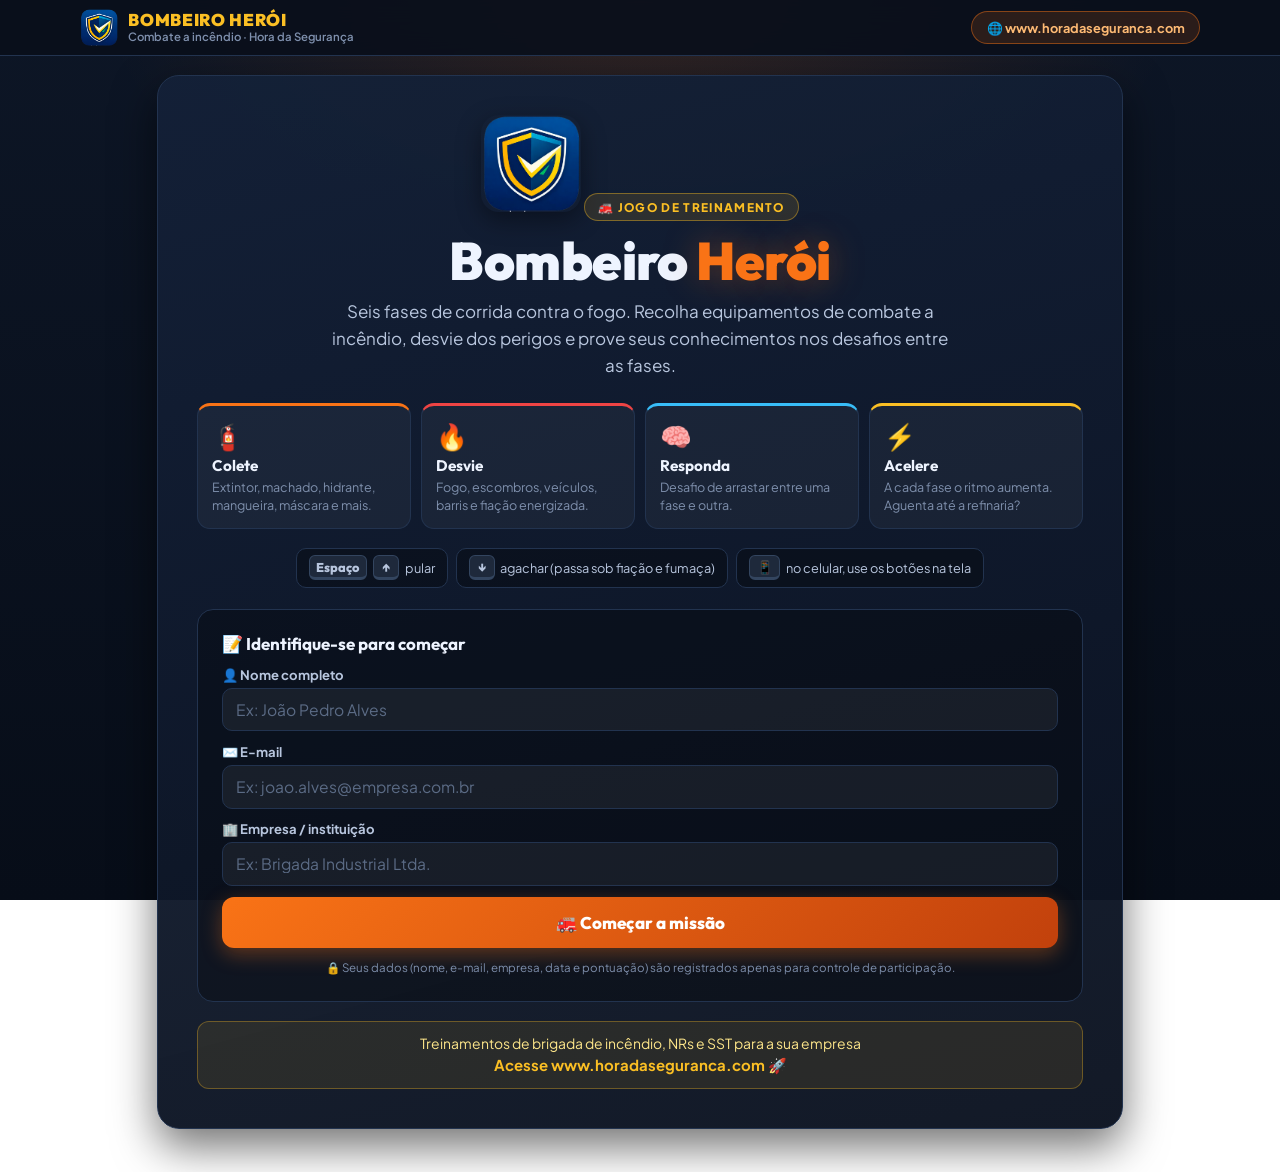
<file: index.html>
<!DOCTYPE html>
<html lang="pt-BR">
<head>
    <meta charset="UTF-8">
    <meta name="viewport" content="width=device-width, initial-scale=1.0, viewport-fit=cover">
    <title>Bombeiro Herói | Jogo de Combate a Incêndio — Hora da Segurança</title>
    <meta name="description" content="Jogo de plataforma em 6 fases: colete extintores, machados e hidrantes, desvie do fogo e dos escombros e responda aos desafios entre as fases. www.horadaseguranca.com">
    <meta name="theme-color" content="#0b1220">
    <link rel="icon" type="image/png" href="logo.png">

    <link rel="preconnect" href="https://fonts.googleapis.com">
    <link rel="preconnect" href="https://fonts.gstatic.com" crossorigin>
    <link href="https://fonts.googleapis.com/css2?family=Outfit:wght@400;600;700;800;900&family=Plus+Jakarta+Sans:wght@400;500;600;700&display=swap" rel="stylesheet">
    <link rel="stylesheet" href="style.css">
</head>
<body>

    <!-- CABEÇALHO -->
    <header class="app-header">
        <div class="header-container">
            <a class="brand-box" href="https://www.horadaseguranca.com" target="_blank" rel="noopener noreferrer" title="Acessar www.horadaseguranca.com">
                <img src="logo.png" alt="Logo Hora da Segurança" class="header-logo">
                <span class="brand-text">
                    <span class="brand-title">BOMBEIRO HERÓI</span>
                    <span class="brand-tagline">Combate a incêndio · Hora da Segurança</span>
                </span>
            </a>
            <a href="https://www.horadaseguranca.com" target="_blank" rel="noopener noreferrer" class="site-link-btn">
                🌐 www.horadaseguranca.com
            </a>
        </div>
    </header>

    <main class="main-content">

        <!-- ============ TELA: CADASTRO ============ -->
        <section id="screen-welcome" class="screen active">
            <div class="hero-card">
                <a href="https://www.horadaseguranca.com" target="_blank" rel="noopener noreferrer" class="hero-logo-link">
                    <img src="logo.png" alt="Logo Oficial Hora da Segurança" class="hero-logo-img">
                </a>

                <span class="hero-eyebrow">🚒 Jogo de treinamento</span>
                <h1 class="hero-title">Bombeiro <mark>Herói</mark></h1>
                <p class="hero-subtitle">
                    Seis fases de corrida contra o fogo. Recolha equipamentos de combate a incêndio,
                    desvie dos perigos e prove seus conhecimentos nos desafios entre as fases.
                </p>

                <div class="how-grid">
                    <div class="how-card">
                        <span class="how-ico">🧯</span>
                        <strong>Colete</strong>
                        <p>Extintor, machado, hidrante, mangueira, máscara e mais.</p>
                    </div>
                    <div class="how-card">
                        <span class="how-ico">🔥</span>
                        <strong>Desvie</strong>
                        <p>Fogo, escombros, veículos, barris e fiação energizada.</p>
                    </div>
                    <div class="how-card">
                        <span class="how-ico">🧠</span>
                        <strong>Responda</strong>
                        <p>Desafio de arrastar entre uma fase e outra.</p>
                    </div>
                    <div class="how-card">
                        <span class="how-ico">⚡</span>
                        <strong>Acelere</strong>
                        <p>A cada fase o ritmo aumenta. Aguenta até a refinaria?</p>
                    </div>
                </div>

                <div class="controls-hint">
                    <div class="ch-item"><span class="key">Espaço</span><span class="key">↑</span><span>pular</span></div>
                    <div class="ch-item"><span class="key">↓</span><span>agachar (passa sob fiação e fumaça)</span></div>
                    <div class="ch-item"><span class="key">📱</span><span>no celular, use os botões na tela</span></div>
                </div>

                <form id="form-register" class="setup-box" novalidate>
                    <h3>📝 Identifique-se para começar</h3>

                    <div class="input-group">
                        <label for="reg-name">👤 Nome completo</label>
                        <input type="text" id="reg-name" placeholder="Ex: João Pedro Alves" autocomplete="name" maxlength="60">
                    </div>
                    <div class="input-group">
                        <label for="reg-email">✉️ E-mail</label>
                        <input type="email" id="reg-email" placeholder="Ex: joao.alves@empresa.com.br" autocomplete="email" maxlength="100">
                    </div>
                    <div class="input-group">
                        <label for="reg-company">🏢 Empresa / instituição</label>
                        <input type="text" id="reg-company" placeholder="Ex: Brigada Industrial Ltda." autocomplete="organization" maxlength="80">
                    </div>

                    <div id="setup-error" class="setup-error hidden"></div>

                    <button type="submit" class="btn btn-primary btn-lg btn-block">🚒 Começar a missão</button>

                    <p class="privacy-note">🔒 Seus dados (nome, e-mail, empresa, data e pontuação) são registrados apenas para controle de participação.</p>
                </form>

                <a class="marketing-banner" href="https://www.horadaseguranca.com" target="_blank" rel="noopener noreferrer">
                    <span>Treinamentos de brigada de incêndio, NRs e SST para a sua empresa</span>
                    <strong>Acesse www.horadaseguranca.com 🚀</strong>
                </a>
            </div>
        </section>


        <!-- ============ TELA: BRIEFING DA FASE ============ -->
        <section id="screen-briefing" class="screen">
            <div class="briefing-card">
                <div class="brief-badge" id="brief-badge">FASE 1 DE 6</div>
                <div class="brief-ico" id="brief-ico">🚒</div>
                <h2 class="brief-title" id="brief-title">Rua Residencial</h2>
                <p class="brief-sub" id="brief-sub">Princípio de incêndio em residência</p>
                <p class="brief-text" id="brief-text"></p>

                <div class="brief-stats">
                    <div><span id="brief-dur">40</span><small>segundos</small></div>
                    <div><span id="brief-vel">1x</span><small>ritmo</small></div>
                    <div><span id="brief-lives">❤️❤️❤️</span><small>vidas</small></div>
                </div>

                <button id="btn-start-phase" class="btn btn-primary btn-lg btn-block">▶️ Entrar em ação</button>
            </div>
        </section>


        <!-- ============ TELA: JOGO ============ -->
        <section id="screen-game" class="screen">
            <div class="game-hud">
                <div class="hud-left">
                    <span class="hud-phase" id="hud-phase">Fase 1</span>
                    <span class="hud-scene" id="hud-scene">Rua Residencial</span>
                </div>
                <div class="hud-center">
                    <div class="time-bar"><div id="time-fill" class="time-fill"></div></div>
                    <span class="hud-time"><strong id="hud-time">40</strong>s</span>
                </div>
                <div class="hud-right">
                    <span class="hud-lives" id="hud-lives">❤️❤️❤️</span>
                    <span class="hud-score"><strong id="hud-score">0</strong> pts</span>
                    <button id="btn-sound" class="btn-icon" title="Som">🔊</button>
                </div>
            </div>

            <div class="stage-wrap">
                <canvas id="game-canvas" width="900" height="540" aria-label="Área do jogo"></canvas>
                <div id="toast" class="toast hidden"></div>
                <div id="countdown" class="countdown hidden"></div>
            </div>

            <div class="touch-controls">
                <button id="btn-jump" class="tbtn tbtn-jump" aria-label="Pular" title="Pular">▲</button>
                <button id="btn-duck" class="tbtn tbtn-duck" aria-label="Agachar" title="Agachar">▼</button>
            </div>
        </section>


        <!-- ============ TELA: PUBLICIDADE ============ -->
        <section id="screen-ad" class="screen">
            <div class="ad-card" id="ad-card">
                <span class="ad-tag">Espaço publicitário</span>
                <div class="ad-brand">
                    <div class="ad-logo" id="ad-logo">PS</div>
                    <div class="ad-brand-text">
                        <strong id="ad-name">ProSeg Soluções</strong>
                        <span id="ad-segment">Revenda de EPI</span>
                    </div>
                </div>
                <p class="ad-tagline" id="ad-tagline"></p>
                <p class="ad-claim" id="ad-claim"></p>
                <div class="ad-chips" id="ad-chips"></div>
                <a id="ad-cta" class="btn btn-ad" href="https://www.horadaseguranca.com" target="_blank" rel="noopener noreferrer">Saiba mais</a>
                <p class="ad-demo-note" id="ad-demo-note"></p>
                <div class="ad-footer">
                    Espaço publicitário distribuído por
                    <a href="https://www.horadaseguranca.com" target="_blank" rel="noopener noreferrer">www.horadaseguranca.com</a>
                </div>
                <button id="btn-skip-ad" class="btn btn-ghost btn-block" disabled>Continuar em <span id="ad-count">5</span>s</button>
            </div>
        </section>


        <!-- ============ TELA: QUIZ ARRASTAR ============ -->
        <section id="screen-quiz" class="screen">
            <div class="quiz-card">
                <span class="quiz-badge">Desafio entre fases</span>
                <h2 class="quiz-title" id="quiz-title">Classes de incêndio</h2>
                <p class="quiz-text" id="quiz-text"></p>

                <div class="quiz-pool" id="quiz-pool"></div>
                <div class="quiz-targets" id="quiz-targets"></div>

                <div id="quiz-feedback" class="quiz-feedback hidden"></div>
                <button id="btn-quiz-next" class="btn btn-primary btn-lg btn-block hidden">Seguir para a próxima fase ➔</button>
                <p class="quiz-help">🖱️ Arraste os cartões · 📱 no celular, toque no item e depois no destino</p>
            </div>
        </section>


        <!-- ============ TELA: FIM ============ -->
        <section id="screen-end" class="screen">
            <div class="end-card">
                <div class="end-ico" id="end-ico">🏆</div>
                <h1 class="end-title" id="end-title">Missão cumprida!</h1>
                <p class="end-sub" id="end-sub"></p>

                <div class="end-score">
                    <span class="es-label">Pontuação final</span>
                    <div class="es-value" id="end-score">0</div>
                    <div class="es-rank" id="end-rank">—</div>
                </div>

                <div class="end-metrics">
                    <div><span id="m-phases">0</span><small>fases vencidas</small></div>
                    <div><span id="m-items">0</span><small>equipamentos</small></div>
                    <div><span id="m-dodge">0</span><small>perigos evitados</small></div>
                    <div><span id="m-quiz">0%</span><small>acerto no quiz</small></div>
                </div>

                <div class="end-actions">
                    <button id="btn-restart" class="btn btn-primary btn-lg">🔄 Jogar novamente</button>
                </div>

                <a class="end-cta" href="https://www.horadaseguranca.com" target="_blank" rel="noopener noreferrer">
                    <img src="logo.png" alt="Hora da Segurança" class="end-cta-logo">
                    <span>
                        <strong>Leve o treinamento de brigada para a sua equipe</strong>
                        Cursos de NRs, combate a incêndio e gestão preventiva — www.horadaseguranca.com ↗
                    </span>
                </a>
            </div>
        </section>

    </main>

    <script src="gameData.js"></script>
    <script src="audio.js"></script>
    <script src="sheets.js"></script>
    <script src="engine.js"></script>
    <script src="game.js"></script>
</body>
</html>
</file>
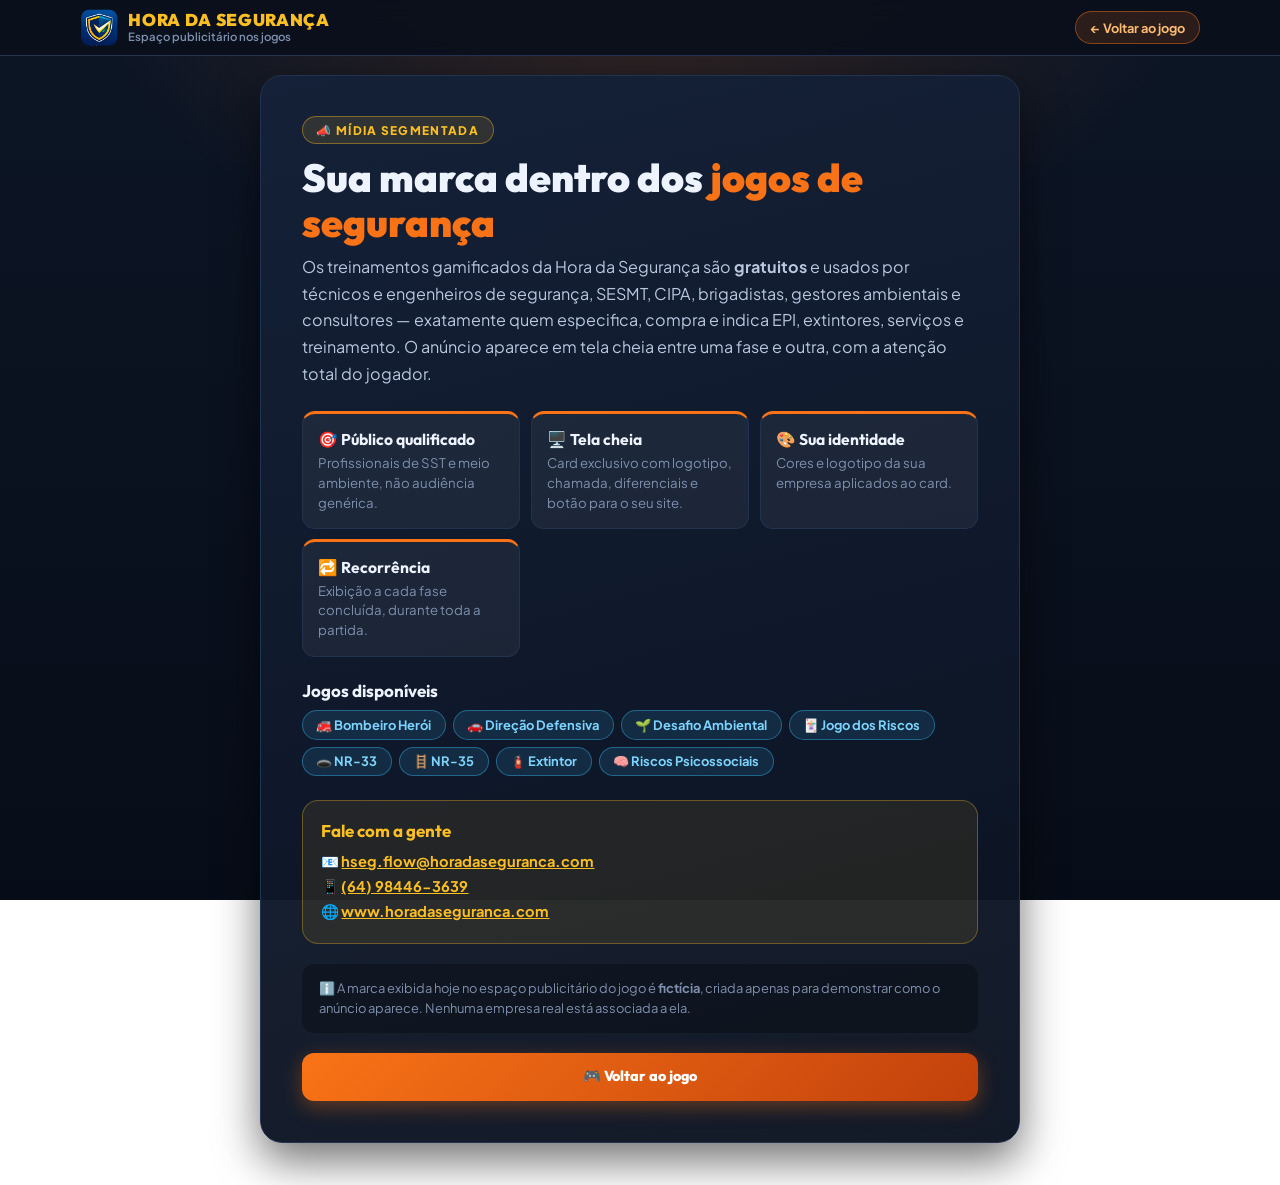
<file: anuncie.html>
<!DOCTYPE html>
<html lang="pt-BR">
<head>
    <meta charset="UTF-8">
    <meta name="viewport" content="width=device-width, initial-scale=1.0, viewport-fit=cover">
    <title>Anuncie nos jogos | Hora da Segurança</title>
    <meta name="description" content="Espaço publicitário nos jogos de treinamento em segurança do trabalho da Hora da Segurança. Sua marca diante de técnicos de segurança, SESMT, CIPA e brigadistas.">
    <meta name="theme-color" content="#0b1220">
    <link rel="icon" type="image/png" href="logo.png">
    <link rel="preconnect" href="https://fonts.googleapis.com">
    <link rel="preconnect" href="https://fonts.gstatic.com" crossorigin>
    <link href="https://fonts.googleapis.com/css2?family=Outfit:wght@400;600;700;800;900&family=Plus+Jakarta+Sans:wght@400;500;600;700&display=swap" rel="stylesheet">
    <link rel="stylesheet" href="style.css">
    <style>
        .anuncie-wrap { max-width: 760px; margin: 0 auto; }
        .anuncie-card {
            background: linear-gradient(165deg, rgba(20,33,56,0.96), rgba(11,18,32,0.97));
            border: 1px solid var(--line);
            border-radius: var(--radius-lg);
            box-shadow: var(--shadow-lg);
            padding: clamp(1.4rem, 4vw, 2.4rem);
        }
        .anuncie-card h1 {
            font-family: var(--fh); font-size: clamp(1.5rem, 5vw, 2.3rem);
            font-weight: 900; line-height: 1.15; margin-bottom: 0.5rem;
        }
        .anuncie-card h1 mark { background: none; color: var(--fire); }
        .anuncie-lead { font-size: 0.95rem; color: var(--text-soft); line-height: 1.65; margin-bottom: 1.4rem; }
        .anuncie-grid {
            display: grid; grid-template-columns: repeat(auto-fit, minmax(180px, 1fr));
            gap: 0.6rem; margin-bottom: 1.4rem;
        }
        .anuncie-item {
            background: rgba(255,255,255,0.05); border: 1px solid var(--line);
            border-top: 3px solid var(--fire); border-radius: 13px; padding: 0.9rem;
        }
        .anuncie-item strong { display: block; font-family: var(--fh); font-size: 0.92rem; margin-bottom: 0.2rem; }
        .anuncie-item p { font-size: 0.78rem; color: var(--text-mut); line-height: 1.5; }
        .anuncie-jogos { display: flex; flex-wrap: wrap; gap: 0.4rem; margin-bottom: 1.4rem; }
        .anuncie-jogos a {
            background: rgba(56,189,248,0.12); border: 1px solid rgba(56,189,248,0.4);
            color: #7dd3fc; font-size: 0.76rem; font-weight: 700;
            padding: 0.35rem 0.8rem; border-radius: 999px;
        }
        .anuncie-jogos a:hover { background: rgba(56,189,248,0.25); }
        .anuncie-contato {
            background: rgba(251,191,36,0.09); border: 1px solid rgba(251,191,36,0.32);
            border-radius: var(--radius); padding: 1.1rem; margin-bottom: 1.2rem;
        }
        .anuncie-contato h3 { font-family: var(--fh); font-size: 1rem; color: var(--gold); margin-bottom: 0.5rem; }
        .anuncie-contato p { font-size: 0.86rem; color: #fde68a; line-height: 1.7; }
        .anuncie-contato a { color: var(--gold); font-weight: 700; text-decoration: underline; }
        .anuncie-nota {
            font-size: 0.76rem; color: var(--text-mut); line-height: 1.6;
            background: rgba(0,0,0,0.28); border-radius: 12px; padding: 0.8rem 1rem; margin-bottom: 1.2rem;
        }
        .voltar { display: inline-flex; align-items: center; gap: 0.4rem; font-size: 0.85rem; }
        .aviso-aba {
            margin-top: 0.9rem; margin-bottom: 0; font-size: 0.82rem; color: #ecfdf5;
            background: rgba(34,197,94,0.22); border: 1px solid rgba(134,239,172,0.55);
        }
        .aviso-aba[hidden] { display: none; }
    </style>
</head>
<body>

    <header class="app-header">
        <div class="header-container">
            <a class="brand-box" href="https://www.horadaseguranca.com" target="_blank" rel="noopener noreferrer">
                <img src="logo.png" alt="Logo Hora da Segurança" class="header-logo">
                <span class="brand-text">
                    <span class="brand-title">HORA DA SEGURANÇA</span>
                    <span class="brand-tagline">Espaço publicitário nos jogos</span>
                </span>
            </a>
            <a href="index.html" id="btn-voltar-topo" class="site-link-btn">← Voltar ao jogo</a>
        </div>
    </header>

    <main class="main-content">
        <div class="anuncie-wrap">
            <div class="anuncie-card">
                <span class="hero-eyebrow">📣 Mídia segmentada</span>
                <h1>Sua marca dentro dos <mark>jogos de segurança</mark></h1>
                <p class="anuncie-lead">
                    Os treinamentos gamificados da Hora da Segurança são <strong>gratuitos</strong> e usados por
                    técnicos e engenheiros de segurança, SESMT, CIPA, brigadistas, gestores ambientais e
                    consultores — exatamente quem especifica, compra e indica EPI, extintores, serviços e
                    treinamento. O anúncio aparece em tela cheia entre uma fase e outra, com a atenção total
                    do jogador.
                </p>

                <div class="anuncie-grid">
                    <div class="anuncie-item">
                        <strong>🎯 Público qualificado</strong>
                        <p>Profissionais de SST e meio ambiente, não audiência genérica.</p>
                    </div>
                    <div class="anuncie-item">
                        <strong>🖥️ Tela cheia</strong>
                        <p>Card exclusivo com logotipo, chamada, diferenciais e botão para o seu site.</p>
                    </div>
                    <div class="anuncie-item">
                        <strong>🎨 Sua identidade</strong>
                        <p>Cores e logotipo da sua empresa aplicados ao card.</p>
                    </div>
                    <div class="anuncie-item">
                        <strong>🔁 Recorrência</strong>
                        <p>Exibição a cada fase concluída, durante toda a partida.</p>
                    </div>
                </div>

                <h3 style="font-family:var(--fh);font-size:1rem;margin-bottom:0.5rem">Jogos disponíveis</h3>
                <div class="anuncie-jogos">
                    <a href="https://bombeiro.horadaseguranca.com" target="_blank" rel="noopener noreferrer">🚒 Bombeiro Herói</a>
                    <a href="https://direcaodefensiva.horadaseguranca.com" target="_blank" rel="noopener noreferrer">🚗 Direção Defensiva</a>
                    <a href="https://ambiental.horadaseguranca.com" target="_blank" rel="noopener noreferrer">🌱 Desafio Ambiental</a>
                    <a href="https://jogodorisco.horadaseguranca.com" target="_blank" rel="noopener noreferrer">🃏 Jogo dos Riscos</a>
                    <a href="https://nr33.horadaseguranca.com" target="_blank" rel="noopener noreferrer">🕳️ NR-33</a>
                    <a href="https://jogo.horadaseguranca.com" target="_blank" rel="noopener noreferrer">🪜 NR-35</a>
                    <a href="https://extintor.horadaseguranca.com" target="_blank" rel="noopener noreferrer">🧯 Extintor</a>
                    <a href="https://psicossocial.horadaseguranca.com" target="_blank" rel="noopener noreferrer">🧠 Riscos Psicossociais</a>
                </div>

                <div class="anuncie-contato">
                    <h3>Fale com a gente</h3>
                    <p>
                        📧 <a href="mailto:hseg.flow@horadaseguranca.com">hseg.flow@horadaseguranca.com</a><br>
                        📱 <a href="https://wa.me/5564984463639?text=Ol%C3%A1%21%20Tenho%20interesse%20no%20espa%C3%A7o%20publicit%C3%A1rio%20dos%20jogos%20da%20Hora%20da%20Seguran%C3%A7a." target="_blank" rel="noopener noreferrer">(64) 98446-3639</a><br>
                        🌐 <a href="https://www.horadaseguranca.com" target="_blank" rel="noopener noreferrer">www.horadaseguranca.com</a>
                    </p>
                </div>

                <p class="anuncie-nota">
                    ℹ️ A marca exibida hoje no espaço publicitário do jogo é <strong>fictícia</strong>, criada
                    apenas para demonstrar como o anúncio aparece. Nenhuma empresa real está associada a ela.
                </p>

                <a href="index.html" id="btn-voltar" class="btn btn-primary btn-lg btn-block voltar">🎮 Voltar ao jogo</a>

                <p class="anuncie-nota aviso-aba" id="aviso-aba" hidden>
                    ✅ <strong>Sua partida continua aberta na aba anterior</strong>, exatamente onde você parou.
                    O navegador não permite que esta página feche a si mesma — basta fechar esta aba
                    (Ctrl+W, ou ⌘W no Mac) ou clicar na aba do jogo.
                </p>
            </div>
        </div>
    </main>

    <script>
        // Esta página costuma ser aberta em nova aba a partir do anúncio, com a
        // partida ainda rodando na aba original. Voltar significa FECHAR esta aba
        // — abrir index.html aqui recomeçaria o jogo do cadastro.
        (function () {
            // Veio do anúncio (nova aba, partida rodando atrás) ou é acesso direto?
            const veioDoJogo = !!window.opener;

            const aviso = document.getElementById('aviso-aba');

            const voltar = (e) => {
                if (!veioDoJogo) return;   // acesso direto: o link para index.html serve
                e.preventDefault();

                // window.close() só é permitido em aba aberta por window.open().
                // Se falhar, NUNCA navegue para index.html: isso recomeçaria a
                // partida do cadastro, que é justamente o que se quer evitar.
                try { window.close(); } catch (err) {}

                setTimeout(() => {
                    if (window.closed) return;
                    if (aviso) {
                        aviso.hidden = false;
                        aviso.scrollIntoView({ behavior: 'smooth', block: 'center' });
                    }
                    // devolve o foco para a aba do jogo, se ainda existir
                    try { if (window.opener && !window.opener.closed) window.opener.focus(); } catch (err) {}
                }, 180);
            };

            ['btn-voltar', 'btn-voltar-topo'].forEach(id => {
                const el = document.getElementById(id);
                if (el) el.addEventListener('click', voltar);
            });

            if (veioDoJogo) {
                const b = document.getElementById('btn-voltar');
                if (b) b.textContent = '🎮 Fechar e voltar ao jogo';
                const t = document.getElementById('btn-voltar-topo');
                if (t) t.textContent = '← Fechar e voltar ao jogo';
            }
        })();
    </script>
</body>
</html>
</file>
<file: style.css>
/* ==========================================================================
   BOMBEIRO HERÓI — www.horadaseguranca.com
   ========================================================================== */

:root {
    --bg-0: #070d18;
    --bg-1: #0d1626;
    --bg-2: #142138;
    --line: #22334f;

    --fire:      #f97316;
    --fire-dark: #c2410c;
    --fire-glow: rgba(249, 115, 22, 0.35);

    --steel:  #38bdf8;
    --gold:   #fbbf24;
    --safe:   #22c55e;
    --danger: #ef4444;

    --text:      #eef4ff;
    --text-soft: #b8c6de;
    --text-mut:  #7e8fac;

    --shadow-md: 0 8px 24px rgba(0,0,0,0.4);
    --shadow-lg: 0 18px 44px rgba(0,0,0,0.55);

    --radius: 16px;
    --radius-lg: 22px;

    --fh: 'Outfit', -apple-system, sans-serif;
    --fb: 'Plus Jakarta Sans', -apple-system, sans-serif;
    --t-bounce: 0.26s cubic-bezier(0.34, 1.56, 0.64, 1);
}

* { box-sizing: border-box; margin: 0; padding: 0; }
html { font-size: clamp(14px, 0.5vw + 12.6px, 17px); }

body {
    font-family: var(--fb);
    color: var(--text);
    min-height: 100dvh;
    display: flex;
    flex-direction: column;
    overflow-x: hidden;
    padding-bottom: env(safe-area-inset-bottom);
    background:
        radial-gradient(ellipse 70% 50% at 50% 0%, rgba(249,115,22,0.16) 0%, transparent 60%),
        linear-gradient(180deg, var(--bg-1) 0%, var(--bg-0) 100%);
    background-attachment: fixed;
}

a { color: var(--steel); text-decoration: none; }
.hidden { display: none !important; }

.screen { display: none; animation: fadeUp 0.35s ease both; }
.screen.active { display: block; }

@keyframes fadeUp {
    from { opacity: 0; transform: translateY(14px); }
    to   { opacity: 1; transform: translateY(0); }
}


/* ============================ CABEÇALHO ============================ */

.app-header {
    background: rgba(9, 15, 27, 0.9);
    backdrop-filter: blur(12px);
    -webkit-backdrop-filter: blur(12px);
    border-bottom: 1px solid var(--line);
    padding: 0.5rem 1rem;
    position: sticky; top: 0; z-index: 100;
}

.header-container {
    max-width: 1120px; margin: 0 auto;
    display: flex; justify-content: space-between; align-items: center; gap: 0.7rem;
}

.brand-box { display: flex; align-items: center; gap: 0.6rem; min-width: 0; color: inherit; }
.brand-box:hover .brand-title { color: var(--fire); }

.header-logo { width: 38px; height: 38px; object-fit: contain; border-radius: 9px; flex-shrink: 0; }
.brand-text { display: flex; flex-direction: column; min-width: 0; }

.brand-title {
    font-family: var(--fh); font-size: 1rem; font-weight: 900;
    letter-spacing: 0.04em; color: var(--gold); line-height: 1.1;
    transition: color 0.18s ease;
}
.brand-tagline {
    font-size: 0.67rem; color: var(--text-mut); font-weight: 600;
    white-space: nowrap; overflow: hidden; text-overflow: ellipsis;
}

.site-link-btn {
    display: inline-flex; align-items: center; gap: 0.35rem;
    background: rgba(249,115,22,0.14);
    border: 1px solid rgba(249,115,22,0.45);
    color: #fdba74;
    font-weight: 700; font-size: 0.75rem;
    padding: 0.42rem 0.85rem; border-radius: 999px;
    white-space: nowrap; transition: all 0.18s ease;
}
.site-link-btn:hover { background: var(--fire); color: #1a0d02; transform: translateY(-1px); }


/* ============================ LAYOUT ============================ */

.main-content {
    flex: 1; width: 100%; max-width: 1000px; margin: 0 auto;
    padding: 1.1rem 1rem 2.5rem;
}


/* ============================ BOTÕES ============================ */

.btn {
    font-family: var(--fh); font-weight: 800; font-size: 0.92rem;
    padding: 0.75rem 1.3rem; border: none; border-radius: 12px;
    cursor: pointer; transition: var(--t-bounce);
    display: inline-flex; align-items: center; justify-content: center; gap: 0.4rem;
    line-height: 1.2; text-align: center;
}
.btn:hover:not(:disabled) { transform: translateY(-2px); }
.btn:active:not(:disabled) { transform: translateY(0) scale(0.985); }
.btn:disabled { opacity: 0.55; cursor: not-allowed; }

.btn-lg { font-size: 1rem; padding: 0.9rem 1.6rem; }
.btn-block { width: 100%; }

.btn-primary {
    background: linear-gradient(135deg, var(--fire) 0%, var(--fire-dark) 100%);
    color: #fff; box-shadow: 0 6px 20px var(--fire-glow);
}
.btn-primary:hover { box-shadow: 0 10px 28px var(--fire-glow); }

.btn-ghost {
    background: rgba(255,255,255,0.1);
    border: 1px solid rgba(255,255,255,0.25);
    color: #fff;
}
.btn-ghost:hover:not(:disabled) { background: rgba(255,255,255,0.18); }

.btn-ad {
    background: #fff; color: #1a1a1a;
    font-weight: 900; width: 100%;
    box-shadow: 0 6px 18px rgba(0,0,0,0.3);
}

.btn-icon {
    background: rgba(255,255,255,0.07);
    border: 1px solid var(--line);
    border-radius: 10px; width: 34px; height: 34px;
    font-size: 0.95rem; cursor: pointer; color: var(--text);
    transition: 0.18s ease;
}
.btn-icon:hover { background: rgba(249,115,22,0.18); border-color: var(--fire); }
.btn-icon.muted { opacity: 0.45; }


/* ============================ TELA INICIAL ============================ */

.hero-card {
    background: linear-gradient(165deg, rgba(20,33,56,0.96) 0%, rgba(11,18,32,0.97) 100%);
    border: 1px solid var(--line);
    border-radius: var(--radius-lg);
    box-shadow: var(--shadow-lg);
    padding: clamp(1.3rem, 3.5vw, 2.3rem);
    text-align: center;
}

.hero-logo-link { display: inline-block; margin-bottom: 0.8rem; transition: var(--t-bounce); }
.hero-logo-link:hover { transform: scale(1.06) rotate(-2deg); }
.hero-logo-img { width: clamp(74px, 11vw, 100px); height: auto; border-radius: 18px; box-shadow: var(--shadow-md); }

.hero-eyebrow {
    display: inline-block;
    background: rgba(251,191,36,0.12);
    border: 1px solid rgba(251,191,36,0.4);
    color: var(--gold);
    font-size: 0.7rem; font-weight: 800; letter-spacing: 0.11em; text-transform: uppercase;
    padding: 0.3rem 0.8rem; border-radius: 999px; margin-bottom: 0.7rem;
}

.hero-title {
    font-family: var(--fh);
    font-size: clamp(1.8rem, 6vw, 3.1rem);
    font-weight: 900; line-height: 1.05; margin-bottom: 0.6rem;
    letter-spacing: -0.01em;
}
.hero-title mark {
    background: none; color: var(--fire);
    text-shadow: 0 0 34px var(--fire-glow);
}

.hero-subtitle {
    font-size: clamp(0.88rem, 2vw, 1rem);
    color: var(--text-soft); line-height: 1.6;
    max-width: 620px; margin: 0 auto 1.4rem;
}

.how-grid {
    display: grid; grid-template-columns: repeat(auto-fit, minmax(160px, 1fr));
    gap: 0.6rem; margin-bottom: 1.1rem; text-align: left;
}
.how-card {
    background: rgba(255,255,255,0.045);
    border: 1px solid var(--line);
    border-top: 3px solid var(--fire);
    border-radius: 13px; padding: 0.8rem;
    transition: var(--t-bounce);
}
.how-card:hover { transform: translateY(-4px); background: rgba(255,255,255,0.09); }
.how-card:nth-child(2) { border-top-color: var(--danger); }
.how-card:nth-child(3) { border-top-color: var(--steel); }
.how-card:nth-child(4) { border-top-color: var(--gold); }
.how-ico { font-size: 1.5rem; display: block; margin-bottom: 0.25rem; }
.how-card strong { display: block; font-family: var(--fh); font-size: 0.9rem; margin-bottom: 0.15rem; }
.how-card p { font-size: 0.74rem; color: var(--text-mut); line-height: 1.45; }

.controls-hint {
    display: flex; flex-wrap: wrap; gap: 0.45rem; justify-content: center;
    margin-bottom: 1.2rem;
}
.ch-item {
    display: flex; align-items: center; gap: 0.35rem;
    background: rgba(0,0,0,0.3); border: 1px solid var(--line);
    border-radius: 10px; padding: 0.4rem 0.7rem;
    font-size: 0.75rem; color: var(--text-soft);
}
.key {
    display: inline-grid; place-items: center;
    min-width: 26px; height: 25px; padding: 0 0.4rem;
    background: #1e293b; border: 1px solid #33455f; border-bottom-width: 3px;
    border-radius: 6px; font-family: var(--fh); font-weight: 800; font-size: 0.75rem;
}

.setup-box {
    background: rgba(0,0,0,0.3);
    border: 1px solid var(--line);
    border-radius: var(--radius);
    padding: clamp(1rem, 2.6vw, 1.4rem);
    text-align: left;
    display: flex; flex-direction: column; gap: 0.7rem;
    margin-bottom: 1.1rem;
}
.setup-box h3 { font-family: var(--fh); font-size: 1rem; }

.input-group { display: flex; flex-direction: column; gap: 0.28rem; }
.input-group label { font-size: 0.77rem; font-weight: 700; color: var(--text-soft); }
.input-group input {
    background: rgba(255,255,255,0.06);
    border: 1.5px solid var(--line);
    border-radius: 10px; padding: 0.66rem 0.8rem;
    font-family: var(--fb); font-size: 0.92rem; color: var(--text);
    transition: 0.18s ease;
}
.input-group input::placeholder { color: #5b6b85; }
.input-group input:focus {
    outline: none; border-color: var(--fire);
    box-shadow: 0 0 0 3px var(--fire-glow);
    background: rgba(255,255,255,0.09);
}
.input-group input.invalid {
    border-color: var(--danger);
    box-shadow: 0 0 0 3px rgba(239,68,68,0.22);
    animation: shake 0.35s ease;
}

@keyframes shake {
    0%,100% { transform: translateX(0); }
    25% { transform: translateX(-5px); }
    75% { transform: translateX(5px); }
}

.setup-error {
    background: rgba(239,68,68,0.14);
    border: 1px solid rgba(239,68,68,0.5);
    border-radius: 10px; padding: 0.55rem 0.8rem;
    font-size: 0.83rem; font-weight: 600; color: #fecaca;
    text-align: center; line-height: 1.45;
}

.privacy-note { font-size: 0.68rem; color: var(--text-mut); text-align: center; line-height: 1.45; }

.marketing-banner {
    display: flex; flex-direction: column; gap: 0.15rem;
    background: rgba(251,191,36,0.09);
    border: 1px solid rgba(251,191,36,0.32);
    border-radius: 12px; padding: 0.8rem 1rem;
    text-align: center; transition: var(--t-bounce);
}
.marketing-banner:hover { background: rgba(251,191,36,0.16); transform: translateY(-2px); }
.marketing-banner span { font-size: 0.82rem; color: #fde68a; }
.marketing-banner strong { font-size: 0.88rem; color: var(--gold); }


/* ============================ BRIEFING ============================ */

.briefing-card {
    background: linear-gradient(165deg, rgba(20,33,56,0.96), rgba(11,18,32,0.97));
    border: 1px solid var(--line);
    border-radius: var(--radius-lg);
    box-shadow: var(--shadow-lg);
    padding: clamp(1.4rem, 4vw, 2.4rem);
    text-align: center;
    max-width: 560px; margin: 0 auto;
}
.brief-badge {
    display: inline-block; background: rgba(249,115,22,0.16);
    border: 1px solid rgba(249,115,22,0.5); color: #fdba74;
    font-family: var(--fh); font-size: 0.68rem; font-weight: 900;
    letter-spacing: 0.14em; padding: 0.3rem 0.9rem; border-radius: 999px;
    margin-bottom: 0.9rem;
}
.brief-ico { font-size: clamp(3rem, 10vw, 4.4rem); line-height: 1; margin-bottom: 0.3rem; }
.brief-title { font-family: var(--fh); font-size: clamp(1.4rem, 4.5vw, 2rem); font-weight: 900; }
.brief-sub { font-size: 0.88rem; color: var(--gold); margin-bottom: 0.8rem; }
.brief-text { font-size: 0.88rem; color: var(--text-soft); line-height: 1.6; margin-bottom: 1.2rem; }

.brief-stats {
    display: grid; grid-template-columns: repeat(3, 1fr);
    gap: 0.5rem; margin-bottom: 1.3rem;
}
.brief-stats > div {
    background: rgba(255,255,255,0.05);
    border: 1px solid var(--line);
    border-radius: 11px; padding: 0.6rem 0.3rem;
}
.brief-stats span { display: block; font-family: var(--fh); font-size: 1.15rem; font-weight: 900; color: var(--fire); }
.brief-stats small { font-size: 0.63rem; color: var(--text-mut); }


/* ============================ JOGO ============================ */

.game-hud {
    display: flex; align-items: center; justify-content: space-between;
    gap: 0.6rem; flex-wrap: wrap;
    background: rgba(13, 22, 38, 0.92);
    border: 1px solid var(--line);
    border-radius: 13px; padding: 0.5rem 0.8rem;
    margin-bottom: 0.6rem;
}
.hud-left { display: flex; flex-direction: column; min-width: 0; }
.hud-phase { font-family: var(--fh); font-weight: 900; font-size: 0.86rem; color: var(--fire); }
.hud-scene { font-size: 0.7rem; color: var(--text-mut); white-space: nowrap; overflow: hidden; text-overflow: ellipsis; }

.hud-center { display: flex; align-items: center; gap: 0.5rem; flex: 1 1 160px; min-width: 120px; }
.time-bar { flex: 1; height: 8px; background: rgba(255,255,255,0.09); border-radius: 999px; overflow: hidden; }
.time-fill {
    height: 100%; width: 0%; border-radius: 999px;
    background: linear-gradient(90deg, var(--gold), var(--fire));
    transition: width 0.15s linear;
}
.hud-time { font-size: 0.78rem; color: var(--text-soft); white-space: nowrap; }
.hud-time strong { font-family: var(--fh); font-size: 1rem; color: var(--text); }

.hud-right { display: flex; align-items: center; gap: 0.5rem; }
.hud-lives { font-size: 0.85rem; letter-spacing: -2px; white-space: nowrap; }
.hud-score { font-size: 0.75rem; color: var(--text-mut); white-space: nowrap; }
.hud-score strong { font-family: var(--fh); font-size: 1rem; color: var(--gold); }

.stage-wrap { position: relative; width: 100%; }

#game-canvas {
    display: block; width: 100%; height: auto;
    border-radius: 14px;
    border: 2px solid var(--line);
    box-shadow: var(--shadow-lg);
    touch-action: none;
    background: #0f1a2c;
}

.toast {
    position: absolute; top: 14px; left: 50%;
    transform: translateX(-50%);
    background: rgba(8, 14, 26, 0.92);
    border: 1px solid var(--gold); color: var(--gold);
    font-size: 0.8rem; font-weight: 800;
    padding: 0.38rem 0.9rem; border-radius: 999px;
    white-space: nowrap; pointer-events: none;
    animation: fadeUp 0.2s ease both;
}
.toast.ruim { border-color: var(--danger); color: #fca5a5; }

.countdown {
    position: absolute; inset: 0;
    display: grid; place-items: center;
    background: rgba(6, 11, 20, 0.6);
    border-radius: 14px;
    font-family: var(--fh); font-size: clamp(3rem, 12vw, 6rem); font-weight: 900;
    color: var(--gold); text-shadow: 0 6px 30px rgba(251,191,36,0.5);
    pointer-events: none;
}
.countdown.pulse { animation: cdPop 0.6s ease both; }
@keyframes cdPop {
    0% { transform: scale(0.5); opacity: 0; }
    40% { transform: scale(1.12); opacity: 1; }
    100% { transform: scale(1); opacity: 1; }
}

/* Só as duas setas, empilhadas e compactas: ocupam pouco espaço vertical e o
   polegar não erra entre uma e outra. */
.touch-controls {
    display: flex; flex-direction: column; align-items: center;
    gap: 0.45rem; margin-top: 0.55rem;
}
.tbtn {
    display: flex; align-items: center; justify-content: center;
    width: 76px; height: 52px;
    border-radius: 14px; border: 1.5px solid var(--line); border-bottom-width: 4px;
    background: rgba(255,255,255,0.06); color: var(--text);
    font-size: 1.6rem; line-height: 1; padding: 0;
    cursor: pointer; user-select: none; touch-action: none;
    transition: transform 0.08s ease, background 0.12s ease;
}
.tbtn:active { transform: translateY(2px); border-bottom-width: 2px; }
.tbtn-jump { border-color: rgba(34,197,94,0.5); color: #86efac; background: rgba(34,197,94,0.12); }
.tbtn-duck { border-color: rgba(56,189,248,0.5); color: #7dd3fc; background: rgba(56,189,248,0.12); }


/* ============================ PUBLICIDADE ============================ */

.ad-card {
    max-width: 500px; margin: 0 auto;
    border-radius: var(--radius-lg);
    padding: clamp(1.3rem, 4vw, 2rem);
    box-shadow: var(--shadow-lg);
    text-align: center; color: #fff;
    border: 1px solid rgba(255,255,255,0.18);
}

.ad-tag {
    display: inline-block;
    background: rgba(255,255,255,0.18);
    border: 1px solid rgba(255,255,255,0.35);
    font-size: 0.62rem; font-weight: 800; letter-spacing: 0.14em; text-transform: uppercase;
    padding: 0.26rem 0.8rem; border-radius: 999px; margin-bottom: 1rem;
}

.ad-brand { display: flex; align-items: center; gap: 0.75rem; justify-content: center; margin-bottom: 0.9rem; }
.ad-logo {
    width: 72px; height: 72px; border-radius: 16px;
    background: #fff; padding: 6px;
    display: grid; place-items: center;
    box-shadow: 0 6px 16px rgba(0,0,0,0.3);
    flex-shrink: 0;
}
.ad-logo svg { display: block; width: 100%; height: 100%; }
.ad-brand-text { text-align: left; }
.ad-brand-text strong { display: block; font-family: var(--fh); font-size: 1.15rem; font-weight: 900; line-height: 1.2; }
.ad-brand-text span { font-size: 0.72rem; opacity: 0.9; }

.ad-tagline { font-family: var(--fh); font-size: 1rem; font-weight: 800; margin-bottom: 0.4rem; }
.ad-claim { font-size: 0.84rem; line-height: 1.55; opacity: 0.95; margin-bottom: 0.9rem; }

.ad-chips { display: flex; flex-wrap: wrap; gap: 0.35rem; justify-content: center; margin-bottom: 1.1rem; }
.ad-chip {
    background: rgba(255,255,255,0.16);
    border: 1px solid rgba(255,255,255,0.28);
    font-size: 0.7rem; font-weight: 700;
    padding: 0.25rem 0.7rem; border-radius: 999px;
}

.ad-demo-note {
    font-size: 0.72rem; line-height: 1.55;
    background: rgba(0,0,0,0.3); border-radius: 10px;
    padding: 0.55rem 0.75rem; margin-top: 0.8rem;
}
.ad-demo-note a { color: #fff; font-weight: 800; text-decoration: underline; }

.ad-footer {
    margin: 0.9rem 0 1rem;
    font-size: 0.68rem; opacity: 0.85;
    border-top: 1px solid rgba(255,255,255,0.22);
    padding-top: 0.7rem;
}
.ad-footer a { color: #fff; text-decoration: underline; font-weight: 700; }


/* ============================ QUIZ ============================ */

.quiz-card {
    background: linear-gradient(165deg, rgba(20,33,56,0.96), rgba(11,18,32,0.97));
    border: 1px solid var(--line);
    border-radius: var(--radius-lg);
    box-shadow: var(--shadow-lg);
    padding: clamp(1.1rem, 3vw, 1.9rem);
}

.quiz-badge {
    display: inline-block;
    background: rgba(56,189,248,0.14); border: 1px solid rgba(56,189,248,0.45);
    color: #7dd3fc; font-size: 0.64rem; font-weight: 800;
    letter-spacing: 0.13em; text-transform: uppercase;
    padding: 0.26rem 0.8rem; border-radius: 999px; margin-bottom: 0.6rem;
}
.quiz-title { font-family: var(--fh); font-size: clamp(1.15rem, 3.5vw, 1.6rem); font-weight: 900; margin-bottom: 0.25rem; }
.quiz-text { font-size: 0.85rem; color: var(--text-soft); line-height: 1.55; margin-bottom: 1rem; }

.quiz-pool {
    display: flex; flex-wrap: wrap; gap: 0.5rem; justify-content: center;
    background: rgba(0,0,0,0.28);
    border: 1px dashed var(--line);
    border-radius: 14px; padding: 0.8rem; margin-bottom: 1rem;
    min-height: 76px;
}

.q-item {
    display: flex; align-items: center; gap: 0.45rem;
    background: rgba(255,255,255,0.07);
    border: 1.5px solid var(--line);
    border-radius: 11px; padding: 0.5rem 0.75rem;
    cursor: grab; user-select: none;
    transition: var(--t-bounce);
    font-size: 0.8rem; font-weight: 700;
}
.q-item:hover { transform: translateY(-3px); border-color: var(--steel); background: rgba(56,189,248,0.12); }
.q-item.dragging { opacity: 0.45; }
.q-item.selected {
    border-color: var(--gold); background: rgba(251,191,36,0.18);
    box-shadow: 0 0 0 3px rgba(251,191,36,0.25);
    transform: translateY(-3px) scale(1.03);
}
.q-item.ok { border-color: var(--safe); background: rgba(34,197,94,0.18); cursor: default; }
.q-item.ok:hover { transform: none; }
.q-item.shake { animation: shake 0.4s ease; }
.qi-ico { font-size: 1.15rem; }

.quiz-targets {
    display: grid; grid-template-columns: repeat(auto-fit, minmax(180px, 1fr));
    gap: 0.6rem;
}

.q-target {
    background: rgba(255,255,255,0.04);
    border: 2px dashed var(--line);
    border-radius: 14px; padding: 0.7rem;
    min-height: 130px; cursor: pointer;
    transition: var(--t-bounce);
}
.q-target:hover, .q-target.over {
    border-color: var(--gold); background: rgba(251,191,36,0.1);
}
.q-target.flash-ok  { border-color: var(--safe); background: rgba(34,197,94,0.16); }
.q-target.flash-bad { border-color: var(--danger); background: rgba(239,68,68,0.16); animation: shake 0.4s ease; }

.qt-head { text-align: center; margin-bottom: 0.5rem; }
.qt-head strong { display: block; font-family: var(--fh); font-size: 0.92rem; font-weight: 900; }
.qt-head span { font-size: 0.68rem; color: var(--text-mut); }
.qt-drop { display: flex; flex-direction: column; gap: 0.35rem; }
.qt-drop .q-item { font-size: 0.74rem; padding: 0.4rem 0.55rem; }

.quiz-feedback {
    background: rgba(34,197,94,0.13);
    border: 1px solid rgba(34,197,94,0.45);
    border-radius: 12px; padding: 0.7rem 0.9rem;
    font-size: 0.85rem; color: #bbf7d0; text-align: center;
    margin: 1rem 0 0.8rem;
}
.quiz-help { font-size: 0.7rem; color: var(--text-mut); text-align: center; margin-top: 0.7rem; }


/* ============================ FIM ============================ */

.end-card {
    background: linear-gradient(165deg, rgba(20,33,56,0.96), rgba(11,18,32,0.97));
    border: 1px solid var(--line);
    border-radius: var(--radius-lg);
    box-shadow: var(--shadow-lg);
    padding: clamp(1.4rem, 4vw, 2.4rem);
    text-align: center;
}
.end-ico { font-size: clamp(3rem, 10vw, 4.6rem); line-height: 1; margin-bottom: 0.2rem; }
.end-title { font-family: var(--fh); font-size: clamp(1.4rem, 4.5vw, 2.2rem); font-weight: 900; color: var(--gold); }
.end-sub { font-size: 0.9rem; color: var(--text-soft); line-height: 1.55; margin-bottom: 1.3rem; max-width: 560px; margin-left: auto; margin-right: auto; }

.end-score {
    background: rgba(0,0,0,0.3);
    border: 1px solid var(--line);
    border-radius: var(--radius);
    padding: 1.1rem; margin-bottom: 1rem;
}
.es-label { font-size: 0.68rem; font-weight: 800; letter-spacing: 0.11em; text-transform: uppercase; color: var(--text-mut); }
.es-value {
    font-family: var(--fh); font-size: clamp(2.6rem, 11vw, 4.2rem); font-weight: 900; line-height: 1;
    color: var(--fire); text-shadow: 0 0 40px var(--fire-glow);
}
.es-rank {
    display: inline-block; margin-top: 0.5rem;
    background: rgba(251,191,36,0.14); border: 1px solid rgba(251,191,36,0.45);
    color: var(--gold); font-weight: 800; font-size: 0.85rem;
    padding: 0.32rem 1rem; border-radius: 999px;
}

.end-metrics {
    display: grid; grid-template-columns: repeat(4, 1fr);
    gap: 0.45rem; margin-bottom: 1.3rem;
}
.end-metrics > div {
    background: rgba(255,255,255,0.05);
    border: 1px solid var(--line);
    border-radius: 12px; padding: 0.7rem 0.3rem;
}
.end-metrics span { display: block; font-family: var(--fh); font-size: 1.25rem; font-weight: 900; }
.end-metrics small { font-size: 0.62rem; color: var(--text-mut); line-height: 1.3; }

.end-actions { margin-bottom: 1.3rem; }

.end-cta {
    display: flex; align-items: center; gap: 0.9rem;
    background: rgba(251,191,36,0.09);
    border: 1px solid rgba(251,191,36,0.32);
    border-radius: var(--radius); padding: 1rem;
    text-align: left; transition: var(--t-bounce);
}
.end-cta:hover { background: rgba(251,191,36,0.16); transform: translateY(-2px); }
.end-cta-logo { width: 56px; height: 56px; object-fit: contain; border-radius: 13px; flex-shrink: 0; }
.end-cta span { display: block; font-size: 0.78rem; color: #fde68a; line-height: 1.45; }
.end-cta strong { display: block; font-family: var(--fh); font-size: 0.92rem; color: var(--gold); margin-bottom: 0.15rem; }


/* ============================ RESPONSIVO ============================ */

@media (max-width: 640px) {
    .main-content { padding: 0.8rem 0.7rem 2rem; }
    .brand-tagline { display: none; }
    .brand-title { font-size: 0.85rem; }
    .site-link-btn { font-size: 0.64rem; padding: 0.34rem 0.6rem; }
    .header-logo { width: 32px; height: 32px; }

    .how-grid { grid-template-columns: 1fr 1fr; }
    .controls-hint { flex-direction: column; }
    .ch-item { justify-content: center; }

    .game-hud { gap: 0.4rem; padding: 0.45rem 0.6rem; }
    .hud-center { order: 3; flex-basis: 100%; }
    .hud-scene { max-width: 34vw; }

    /* no celular o HUD encolhia junto com a tela e virava um amontoado:
       aqui ele ganha corpo de volta */
    .hud-lives { font-size: 1.05rem; letter-spacing: 0; }
    .hud-score strong, .hud-time strong { font-size: 1.05rem; }
    .hud-phase { font-size: 0.8rem; }
    .hud-scene { font-size: 0.66rem; }

    /* o palco ocupa a largura toda: cada pixel conta para a leitura dos ícones */
    .stage-wrap { margin-left: -0.7rem; margin-right: -0.7rem; width: calc(100% + 1.4rem); }
    #game-canvas { border-radius: 0; border-left: 0; border-right: 0; }

    .end-metrics { grid-template-columns: 1fr 1fr; }
    .end-cta { flex-direction: column; text-align: center; }
    .quiz-targets { grid-template-columns: 1fr; }
    .input-group input { font-size: 16px; }   /* evita zoom no iOS */
}

@media (max-width: 380px) {
    .how-grid { grid-template-columns: 1fr; }
    .brief-stats { grid-template-columns: 1fr; }
}

@media (prefers-reduced-motion: reduce) {
    * { animation-duration: 0.01ms !important; transition-duration: 0.01ms !important; }
}
</file>
